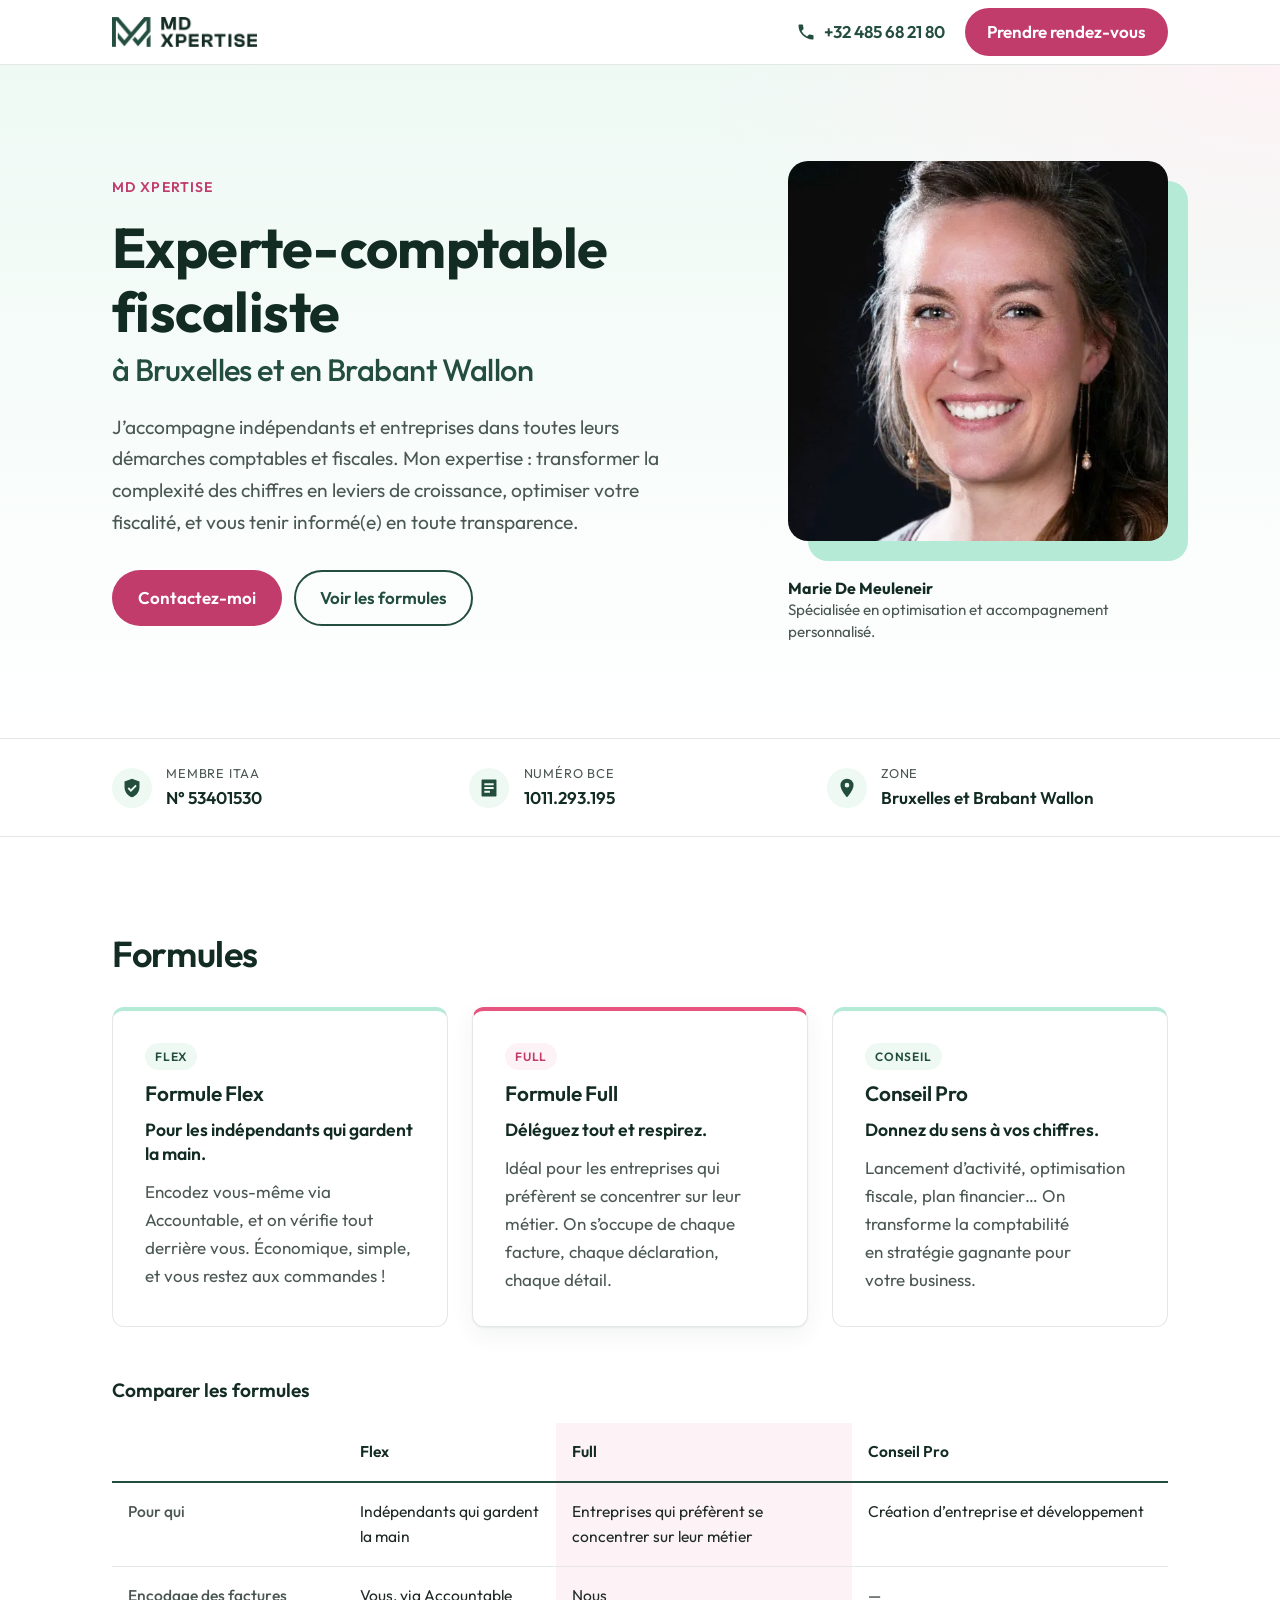
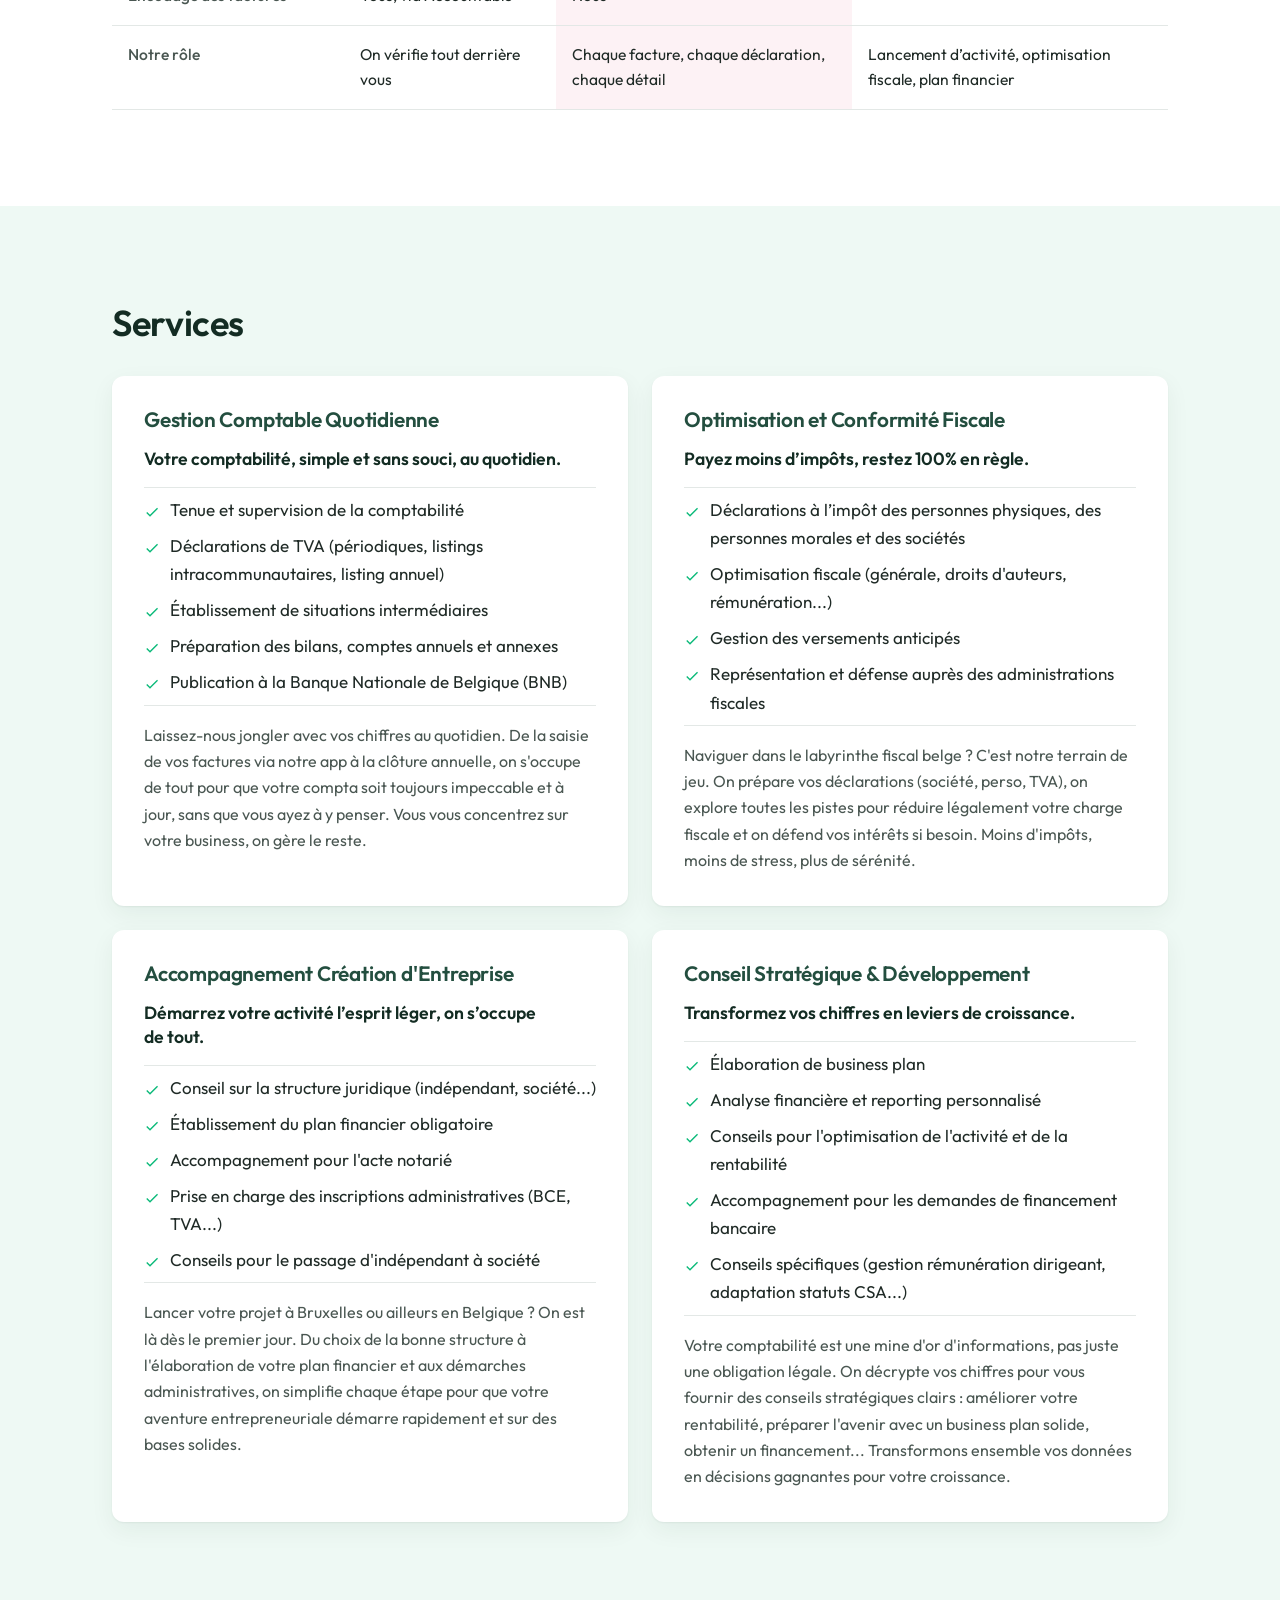
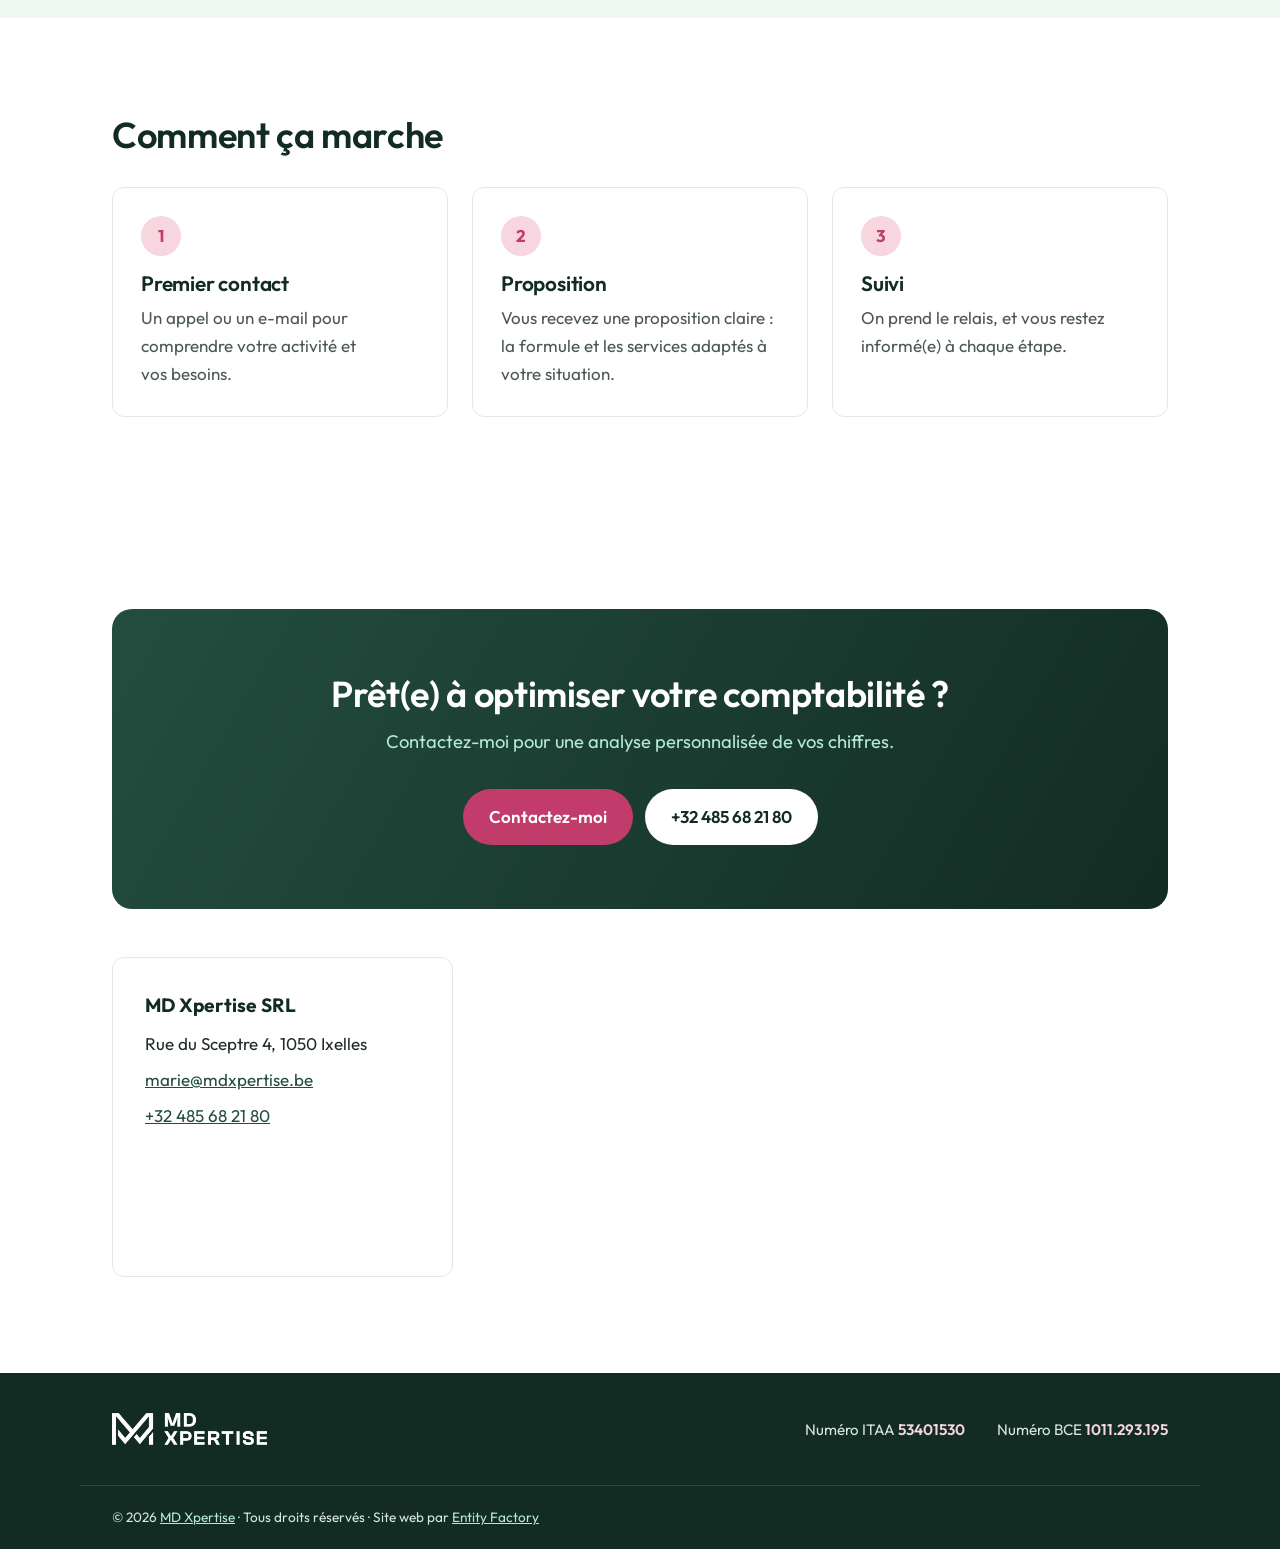
<file: index.html>
<!DOCTYPE html>
<html lang="fr-BE">
<head>
  <script async src="https://www.googletagmanager.com/gtag/js?id=G-FL6SETP92W"></script>
  <script>
    window.dataLayer = window.dataLayer || [];
    function gtag(){dataLayer.push(arguments);}
    gtag('js', new Date());

    gtag('config', 'G-FL6SETP92W');
  </script>
  <meta charset="UTF-8">
  <meta name="viewport" content="width=device-width, initial-scale=1">
  <meta name="robots" content="follow, index, max-snippet:-1, max-video-preview:-1, max-image-preview:large">
  <link rel="canonical" href="https://mdxpertise.be/">
  <title>MD Xpertise | Experte-Comptable Fiscaliste à Bruxelles et en Brabant Wallon</title>
  <meta name="description" content="Chez MD Xpertise, Marie De Meuleneir et sa petite équipe s'occupent de votre comptabilité à Bruxelles. Déléguez tout et respirez.">
  <link rel="apple-touch-icon" sizes="180x180" href="/apple-touch-icon.png">
  <link rel="icon" type="image/png" sizes="32x32" href="/favicon-32x32.png">
  <link rel="icon" type="image/png" sizes="16x16" href="/favicon-16x16.png">
  <link rel="manifest" href="/site.webmanifest">
  <meta property="og:locale" content="fr_BE">
  <meta property="og:type" content="website">
  <meta property="og:title" content="MD Xpertise | Experte-Comptable Fiscaliste à Bruxelles et en Brabant Wallon">
  <meta property="og:description" content="Chez MD Xpertise, Marie De Meuleneir et sa petite équipe s'occupent de votre comptabilité à Bruxelles. Déléguez tout et respirez.">
  <meta property="og:url" content="https://mdxpertise.be/">
  <meta property="og:site_name" content="MD Xpertise">
  <meta property="og:image" content="https://mdxpertise.be/md-xpertise-marie-de-meuleneir-experte-comptable-fiscaliste-bruxelles.png">
  <meta property="og:image:alt" content="Marie De Meuleneir, experte-comptable fiscaliste à Bruxelles et en Brabant Wallon">
  <meta property="og:image:width" content="1200">
  <meta property="og:image:height" content="630">
  <meta property="og:image:type" content="image/png">
  <meta name="twitter:card" content="summary_large_image">
  <meta name="twitter:title" content="MD Xpertise | Experte-Comptable Fiscaliste à Bruxelles et en Brabant Wallon">
  <meta name="twitter:description" content="Chez MD Xpertise, Marie De Meuleneir et sa petite équipe s'occupent de votre comptabilité à Bruxelles. Déléguez tout et respirez.">
  <meta name="twitter:image" content="https://mdxpertise.be/md-xpertise-marie-de-meuleneir-experte-comptable-fiscaliste-bruxelles.png">
  <meta name="twitter:image:alt" content="Marie De Meuleneir, experte-comptable fiscaliste à Bruxelles et en Brabant Wallon">
  <link rel="preconnect" href="https://fonts.googleapis.com">
  <link rel="preconnect" href="https://fonts.gstatic.com" crossorigin>
  <link rel="stylesheet" href="https://fonts.googleapis.com/css2?family=Outfit:wght@400;500;600;700&display=swap">
  <link rel="stylesheet" href="style.css">
  <link rel="preload" as="image" href="marie-de-meuleneir-portrait.webp" fetchpriority="high">
  <script type="application/ld+json">
  {
    "@context": "https://schema.org",
    "@type": "AccountingService",
    "name": "MD Xpertise",
    "legalName": "MD Xpertise SRL",
    "url": "https://mdxpertise.be/",
    "logo": "https://mdxpertise.be/md-xpertise-logo.png",
    "image": "https://mdxpertise.be/md-xpertise-marie-de-meuleneir-experte-comptable-fiscaliste-bruxelles.png",
    "description": "Chez MD Xpertise, Marie De Meuleneir et sa petite équipe s'occupent de votre comptabilité à Bruxelles. Déléguez tout et respirez.",
    "email": "marie@mdxpertise.be",
    "telephone": "+32 485 68 21 80",
    "address": {"@type": "PostalAddress", "streetAddress": "Rue du Sceptre 4", "postalCode": "1050", "addressLocality": "Ixelles", "addressRegion": "Bruxelles-Capitale", "addressCountry": "BE"},
    "geo": {"@type": "GeoCoordinates", "latitude": 50.833167, "longitude": 4.3755347},
    "areaServed": [{"@type": "Place", "name": "Bruxelles"}, {"@type": "Place", "name": "Brabant Wallon"}],
    "founder": {"@type": "Person", "name": "Marie De Meuleneir", "jobTitle": "Experte-comptable fiscaliste", "image": "https://mdxpertise.be/marie-de-meuleneir-portrait.webp"},
    "sameAs": ["https://www.linkedin.com/in/marie-de-meuleneir-55776a183/"],
    "hasOfferCatalog": {
      "@type": "OfferCatalog",
      "name": "Formules et services",
      "itemListElement": [
      {"@type": "Offer", "itemOffered": {"@type": "Service", "name": "Gestion comptable quotidienne"}},
      {"@type": "Offer", "itemOffered": {"@type": "Service", "name": "Optimisation et conformité fiscale"}},
      {"@type": "Offer", "itemOffered": {"@type": "Service", "name": "Accompagnement création d'entreprise"}},
      {"@type": "Offer", "itemOffered": {"@type": "Service", "name": "Conseil stratégique et développement"}},
      {"@type": "Offer", "itemOffered": {"@type": "Service", "name": "Formule Flex"}},
      {"@type": "Offer", "itemOffered": {"@type": "Service", "name": "Formule Full"}},
      {"@type": "Offer", "itemOffered": {"@type": "Service", "name": "Conseil Pro"}}
      ]
    }
  }
  </script>
</head>
<body>
  <a class="skip" href="#main">Aller au contenu</a>

  <header class="nav">
    <div class="wrap nav-inner">
      <a href="#top" class="nav-logo"><img src="md-xpertise-logo.png" alt="MD Xpertise" width="600" height="124"></a>
      <div class="nav-actions">
        <a class="nav-phone" href="tel:+32485682180" aria-label="Appeler le +32 485 68 21 80">
          <svg class="ico" viewBox="0 0 24 24" aria-hidden="true"><path d="M6.6 10.8a15.1 15.1 0 0 0 6.6 6.6l2.2-2.2a1 1 0 0 1 1-.25 11.4 11.4 0 0 0 3.6.57 1 1 0 0 1 1 1V20a1 1 0 0 1-1 1A17 17 0 0 1 3 4a1 1 0 0 1 1-1h3.5a1 1 0 0 1 1 1c0 1.25.2 2.45.57 3.57a1 1 0 0 1-.25 1z"/></svg>
          <span>+32 485 68 21 80</span>
        </a>
        <a class="btn btn-primary" href="mailto:marie@mdxpertise.be?subject=Demande%20de%20rendez-vous">Prendre rendez-vous</a>
      </div>
    </div>
  </header>

  <main id="main">
    <section class="hero" id="top">
      <div class="wrap hero-grid">
        <div class="hero-text">
          <p class="eyebrow">MD Xpertise</p>
          <h1>Experte-comptable fiscaliste <span>à Bruxelles et en Brabant Wallon</span></h1>
          <p class="lead">J’accompagne indépendants et entreprises dans toutes leurs démarches comptables et fiscales. Mon expertise : transformer la complexité des chiffres en leviers de croissance, optimiser votre fiscalité, et vous tenir informé(e) en toute transparence.</p>
          <div class="hero-cta">
            <a class="btn btn-primary" href="mailto:marie@mdxpertise.be">Contactez-moi</a>
            <a class="btn btn-ghost" href="#formules">Voir les formules</a>
          </div>
        </div>
        <figure class="hero-portrait">
          <div class="portrait-frame"><img src="marie-de-meuleneir-portrait.webp" alt="Marie De Meuleneir, experte comptable fiscaliste à Bruxelles et en Brabant Wallon" width="600" height="600"></div>
          <figcaption><strong>Marie De Meuleneir</strong> Spécialisée en optimisation et accompagnement personnalisé.</figcaption>
        </figure>
      </div>
    </section>

    <section class="trust" aria-label="Agréments">
      <div class="wrap trust-grid">
        <div class="trust-item">
          <svg class="ico" viewBox="0 0 24 24" aria-hidden="true"><path d="M12 2 4 5v6c0 5 3.4 9.7 8 11 4.6-1.3 8-6 8-11V5zm-1.2 14.2-3.5-3.5 1.4-1.4 2.1 2.1 4.9-4.9 1.4 1.4z"/></svg>
          <div><span class="trust-label">Membre ITAA</span><span class="trust-value">N° 53401530</span></div>
        </div>
        <div class="trust-item">
          <svg class="ico" viewBox="0 0 24 24" aria-hidden="true"><path d="M4 3h16v18H4zm3 4v2h10V7zm0 4v2h10v-2zm0 4v2h6v-2z"/></svg>
          <div><span class="trust-label">Numéro BCE</span><span class="trust-value">1011.293.195</span></div>
        </div>
        <div class="trust-item">
          <svg class="ico" viewBox="0 0 24 24" aria-hidden="true"><path d="M12 2a7 7 0 0 0-7 7c0 5.2 7 13 7 13s7-7.8 7-13a7 7 0 0 0-7-7zm0 9.5A2.5 2.5 0 1 1 12 6.5a2.5 2.5 0 0 1 0 5z"/></svg>
          <div><span class="trust-label">Zone</span><span class="trust-value">Bruxelles et Brabant Wallon</span></div>
        </div>
      </div>
    </section>

    <section class="section" id="formules">
      <div class="wrap">
        <h2>Formules</h2>
        <div class="formules">
          <article class="formule">
            <p class="formule-tag">Flex</p>
            <h3>Formule Flex</h3>
            <p class="benefit">Pour les indépendants qui gardent la main.</p>
            <p>Encodez vous-même via Accountable, et on vérifie tout derrière vous. Économique, simple, et vous restez aux commandes !</p>
          </article>
          <article class="formule formule-featured">
            <p class="formule-tag">Full</p>
            <h3>Formule Full</h3>
            <p class="benefit">Déléguez tout et respirez.</p>
            <p>Idéal pour les entreprises qui préfèrent se concentrer sur leur métier. On s’occupe de chaque facture, chaque déclaration, chaque détail.</p>
          </article>
          <article class="formule">
            <p class="formule-tag">Conseil</p>
            <h3>Conseil Pro</h3>
            <p class="benefit">Donnez du sens à vos chiffres.</p>
            <p>Lancement d’activité, optimisation fiscale, plan financier… On transforme la comptabilité en stratégie gagnante pour votre business.</p>
          </article>
        </div>

        <div class="compare-scroll">
          <table class="compare">
            <caption>Comparer les formules</caption>
            <thead>
              <tr><th scope="col"><span class="sr-only">Critère</span></th><th scope="col">Flex</th><th scope="col" class="col-featured">Full</th><th scope="col">Conseil Pro</th></tr>
            </thead>
            <tbody>
              <tr><th scope="row">Pour qui</th><td>Indépendants qui gardent la main</td><td class="col-featured">Entreprises qui préfèrent se concentrer sur leur métier</td><td>Création d’entreprise et développement</td></tr>
              <tr><th scope="row">Encodage des factures</th><td>Vous, via Accountable</td><td class="col-featured">Nous</td><td>—</td></tr>
              <tr><th scope="row">Notre rôle</th><td>On vérifie tout derrière vous</td><td class="col-featured">Chaque facture, chaque déclaration, chaque détail</td><td>Lancement d’activité, optimisation fiscale, plan financier</td></tr>
            </tbody>
          </table>
        </div>
      </div>
    </section>

    <section class="section section-tint" id="services">
      <div class="wrap">
        <h2>Services</h2>
        <div class="services">
          <article class="service">
            <h3>Gestion Comptable Quotidienne</h3>
            <p class="benefit">Votre comptabilité, simple et sans souci, au quotidien.</p>
            <ul>
              <li>Tenue et supervision de la comptabilité</li>
              <li>Déclarations de TVA (périodiques, listings intracommunautaires, listing annuel)</li>
              <li>Établissement de situations intermédiaires</li>
              <li>Préparation des bilans, comptes annuels et annexes</li>
              <li>Publication à la Banque Nationale de Belgique (BNB)</li>
            </ul>
            <p>Laissez-nous jongler avec vos chiffres au quotidien. De la saisie de vos factures via notre app à la clôture annuelle, on s'occupe de tout pour que votre compta soit toujours impeccable et à jour, sans que vous ayez à y penser. Vous vous concentrez sur votre business, on gère le reste.</p>
          </article>
          <article class="service">
            <h3>Optimisation et Conformité Fiscale</h3>
            <p class="benefit">Payez moins d’impôts, restez 100% en règle.</p>
            <ul>
              <li>Déclarations à l’impôt des personnes physiques, des personnes morales et des sociétés</li>
              <li>Optimisation fiscale (générale, droits d'auteurs, rémunération...)</li>
              <li>Gestion des versements anticipés</li>
              <li>Représentation et défense auprès des administrations fiscales</li>
            </ul>
            <p>Naviguer dans le labyrinthe fiscal belge ? C'est notre terrain de jeu. On prépare vos déclarations (société, perso, TVA), on explore toutes les pistes pour réduire légalement votre charge fiscale et on défend vos intérêts si besoin. Moins d'impôts, moins de stress, plus de sérénité.</p>
          </article>
          <article class="service">
            <h3>Accompagnement Création d'Entreprise</h3>
            <p class="benefit">Démarrez votre activité l’esprit léger, on s’occupe de tout.</p>
            <ul>
              <li>Conseil sur la structure juridique (indépendant, société...)</li>
              <li>Établissement du plan financier obligatoire</li>
              <li>Accompagnement pour l'acte notarié</li>
              <li>Prise en charge des inscriptions administratives (BCE, TVA...)</li>
              <li>Conseils pour le passage d'indépendant à société</li>
            </ul>
            <p>Lancer votre projet à Bruxelles ou ailleurs en Belgique ? On est là dès le premier jour. Du choix de la bonne structure à l'élaboration de votre plan financier et aux démarches administratives, on simplifie chaque étape pour que votre aventure entrepreneuriale démarre rapidement et sur des bases solides.</p>
          </article>
          <article class="service">
            <h3>Conseil Stratégique &amp; Développement</h3>
            <p class="benefit">Transformez vos chiffres en leviers de croissance.</p>
            <ul>
              <li>Élaboration de business plan</li>
              <li>Analyse financière et reporting personnalisé</li>
              <li>Conseils pour l'optimisation de l'activité et de la rentabilité</li>
              <li>Accompagnement pour les demandes de financement bancaire</li>
              <li>Conseils spécifiques (gestion rémunération dirigeant, adaptation statuts CSA...)</li>
            </ul>
            <p>Votre comptabilité est une mine d'or d'informations, pas juste une obligation légale. On décrypte vos chiffres pour vous fournir des conseils stratégiques clairs : améliorer votre rentabilité, préparer l'avenir avec un business plan solide, obtenir un financement... Transformons ensemble vos données en décisions gagnantes pour votre croissance.</p>
          </article>
        </div>
      </div>
    </section>

    <section class="section" id="methode">
      <div class="wrap">
        <h2>Comment ça marche</h2>
        <ol class="steps">
          <li>
            <h3>Premier contact</h3>
            <p>Un appel ou un e-mail pour comprendre votre activité et vos besoins.</p>
          </li>
          <li>
            <h3>Proposition</h3>
            <p>Vous recevez une proposition claire : la formule et les services adaptés à votre situation.</p>
          </li>
          <li>
            <h3>Suivi</h3>
            <p>On prend le relais, et vous restez informé(e) à chaque étape.</p>
          </li>
        </ol>
      </div>
    </section>

    <section class="section" id="contact">
      <div class="wrap">
        <div class="cta">
          <h2>Prêt(e) à optimiser votre comptabilité&nbsp;?</h2>
          <p>Contactez-moi pour une analyse personnalisée de vos chiffres.</p>
          <div class="hero-cta">
            <a class="btn btn-primary" href="mailto:marie@mdxpertise.be">Contactez-moi</a>
            <a class="btn btn-light" href="tel:+32485682180">+32 485 68 21 80</a>
          </div>
        </div>

        <div class="contact-grid">
          <address>
            <strong>MD Xpertise SRL</strong>
            <span>Rue du Sceptre 4, 1050 Ixelles</span>
            <a href="mailto:marie@mdxpertise.be">marie@mdxpertise.be</a>
            <a href="tel:+32485682180">+32 485 68 21 80</a>
          </address>
          <iframe class="map" title="Plan d'accès : Rue du Sceptre 4, 1050 Ixelles" src="https://www.google.com/maps?q=Rue%20du%20Sceptre%204%2C%201050%20Ixelles&amp;output=embed" loading="lazy" referrerpolicy="no-referrer-when-downgrade"></iframe>
        </div>
      </div>
    </section>
  </main>

  <footer class="footer">
    <div class="wrap footer-grid">
      <img class="footer-logo" src="md-xpertise-logo.png" alt="" width="600" height="124">
      <ul class="footer-legal">
        <li>Numéro ITAA <strong>53401530</strong></li>
        <li>Numéro BCE <strong>1011.293.195</strong></li>
      </ul>
    </div>
    <div class="wrap footer-credit">
      <p>© 2026 <a href="/">MD Xpertise</a> · Tous droits réservés · Site web par <a href="https://entityfactory.com/" target="_blank" rel="noopener noreferrer">Entity Factory</a></p>
    </div>
  </footer>
</body>
</html>
</file>
<file: style.css>
:root {
  --green-900: #132c23;
  --green-700: #234e3f;
  --green-500: #08b978;
  --mint: #b5ead7;
  --mint-50: #eef9f4;
  --pink: #e75480;
  --pink-700: #c13b6b;
  --pink-100: #f7d6e0;
  --pink-50: #fdf2f5;
  --ink: #1f2a26;
  --ink-soft: #4a5752;
  --line: #e3e8e6;
  --bg: #ffffff;

  --font: 'Outfit', system-ui, -apple-system, 'Segoe UI', Arial, sans-serif;
  --wrap: 1120px;
  --gutter: clamp(1rem, 4vw, 2rem);
  --radius: 12px;
  --shadow: 0 1px 2px rgb(19 44 35 / 0.06), 0 8px 24px rgb(19 44 35 / 0.06);
  --nav-h: 64px;
}

*, *::before, *::after { box-sizing: border-box; margin: 0; padding: 0; }

html { scroll-behavior: smooth; scroll-padding-top: calc(var(--nav-h) + 1rem); }

body {
  font-family: var(--font);
  font-size: 1.0625rem;
  font-weight: 400;
  line-height: 1.65;
  color: var(--ink);
  background: var(--bg);
  -webkit-font-smoothing: antialiased;
}

h1, h2, h3 { color: var(--green-900); line-height: 1.15; font-weight: 600; letter-spacing: -0.01em; }
h2 { font-size: clamp(1.75rem, 3vw, 2.25rem); margin-bottom: 2rem; }
h3 { font-size: 1.3rem; }
p { text-wrap: pretty; }
a { color: var(--green-700); }
img { max-width: 100%; height: auto; display: block; }

:focus-visible { outline: 3px solid var(--pink-700); outline-offset: 3px; border-radius: 4px; }

.wrap { max-width: var(--wrap); margin-inline: auto; padding-inline: var(--gutter); }

.skip { position: absolute; left: -999px; top: 0; background: var(--green-900); color: #fff; padding: .75rem 1rem; z-index: 200; }
.skip:focus { left: 1rem; top: 1rem; }

.sr-only { position: absolute; width: 1px; height: 1px; overflow: hidden; clip: rect(0 0 0 0); white-space: nowrap; }

.ico { width: 1.25rem; height: 1.25rem; fill: currentColor; flex: none; }

/* White text on --pink-700 passes WCAG AA at 5.1:1. White on --pink fails at 3.5:1. */
.btn {
  display: inline-flex; align-items: center; justify-content: center;
  min-height: 48px; padding: .75rem 1.5rem;
  border-radius: 999px; font-weight: 600; text-decoration: none;
  transition: background .15s, color .15s, border-color .15s;
  border: 2px solid transparent; white-space: nowrap;
}
.btn-primary { background: var(--pink-700); color: #fff; }
.btn-primary:hover { background: #a32e59; }
.btn-ghost { border-color: var(--green-700); color: var(--green-700); }
.btn-ghost:hover { background: var(--green-700); color: #fff; }
.btn-light { background: #fff; color: var(--green-900); }
.btn-light:hover { background: var(--mint-50); }

.nav {
  position: sticky; top: 0; z-index: 100;
  background: rgb(255 255 255 / 0.92);
  backdrop-filter: blur(8px);
  border-bottom: 1px solid var(--line);
}
.nav-inner { height: var(--nav-h); display: flex; align-items: center; gap: 2rem; }
.nav-logo img { height: 30px; width: auto; }
.nav-actions { display: flex; align-items: center; gap: 1.25rem; margin-left: auto; }
.nav-phone { display: inline-flex; align-items: center; gap: .5rem; color: var(--green-700); font-weight: 600; text-decoration: none; white-space: nowrap; }
.nav .btn { min-height: 42px; padding: .5rem 1.25rem; }

.hero {
  background:
    radial-gradient(60rem 30rem at 100% 0%, var(--pink-50), transparent 60%),
    linear-gradient(180deg, var(--mint-50), #fff);
  padding-block: clamp(3rem, 8vw, 6rem);
}
.hero-grid { display: grid; grid-template-columns: 1.4fr 1fr; gap: clamp(2rem, 5vw, 4rem); align-items: center; }
.eyebrow { color: var(--pink-700); font-weight: 600; letter-spacing: .08em; text-transform: uppercase; font-size: .875rem; margin-bottom: 1rem; }
h1 { font-size: clamp(2.25rem, 5vw, 3.5rem); font-weight: 700; margin-bottom: 1.5rem; }
h1 span { display: block; font-size: .55em; font-weight: 500; color: var(--green-700); margin-top: .5rem; }
.lead { font-size: 1.2rem; color: var(--ink-soft); max-width: 36rem; }
.hero-cta { display: flex; flex-wrap: wrap; gap: .75rem; margin-top: 2rem; }

.hero-portrait { max-width: 380px; justify-self: end; }
.portrait-frame { border-radius: 20px; overflow: hidden; box-shadow: 1.25rem 1.25rem 0 var(--mint); }
/* marie-de-meuleneir-portrait.webp carries white edges, so the scale crops them. */
.portrait-frame img { aspect-ratio: 1; object-fit: cover; scale: 1.08; }
.hero-portrait figcaption {
  margin-top: 2.25rem; font-size: .95rem; color: var(--ink-soft); line-height: 1.4;
}
.hero-portrait figcaption strong { display: block; color: var(--green-900); font-size: 1rem; }

.trust { border-block: 1px solid var(--line); background: #fff; }
.trust-grid { display: grid; grid-template-columns: repeat(3, 1fr); gap: 1rem; padding-block: 1.5rem; }
.trust-item { display: flex; align-items: center; gap: .9rem; }
.trust-item .ico { width: 2.5rem; height: 2.5rem; padding: .55rem; border-radius: 50%; background: var(--mint-50); color: var(--green-700); }
.trust-label { display: block; font-size: .8rem; text-transform: uppercase; letter-spacing: .06em; color: var(--ink-soft); }
.trust-value { display: block; font-weight: 600; color: var(--green-900); }

.section { padding-block: clamp(3.5rem, 8vw, 6rem); }
.section-tint { background: var(--mint-50); }
.benefit { font-weight: 600; color: var(--green-900); font-size: 1.1rem; line-height: 1.35; }

.formules { display: grid; grid-template-columns: repeat(3, 1fr); gap: 1.5rem; }
.formule {
  background: #fff; border: 1px solid var(--line); border-radius: var(--radius);
  padding: 2rem; display: flex; flex-direction: column; gap: .75rem;
  border-top: 4px solid var(--mint);
}
.formule p:last-child { color: var(--ink-soft); }
.formule-featured { border-top-color: var(--pink); box-shadow: var(--shadow); }
.formule-tag {
  align-self: flex-start; font-size: .75rem; font-weight: 600; letter-spacing: .08em; text-transform: uppercase;
  background: var(--mint-50); color: var(--green-700); padding: .25rem .6rem; border-radius: 999px;
}
.formule-featured .formule-tag { background: var(--pink-50); color: var(--pink-700); }

.compare-scroll { overflow-x: auto; margin-top: 3rem; }
.compare { width: 100%; min-width: 640px; border-collapse: collapse; font-size: .975rem; }
.compare caption { text-align: left; font-weight: 600; font-size: 1.2rem; color: var(--green-900); margin-bottom: 1rem; }
.compare th, .compare td { padding: 1rem; text-align: left; vertical-align: top; border-bottom: 1px solid var(--line); }
.compare thead th { font-weight: 600; color: var(--green-900); border-bottom: 2px solid var(--green-700); }
.compare tbody th { font-weight: 500; color: var(--ink-soft); width: 22%; }
.compare .col-featured { background: var(--pink-50); }

.services { display: grid; grid-template-columns: repeat(2, 1fr); gap: 1.5rem; }
.service {
  background: #fff; border-radius: var(--radius); box-shadow: var(--shadow);
  padding: 2rem; display: flex; flex-direction: column; gap: 1rem;
}
.service h3 { color: var(--green-700); }
.service ul { list-style: none; display: grid; gap: .5rem; padding-block: .5rem; border-block: 1px solid var(--line); }
.service li { position: relative; padding-left: 1.6rem; }
.service li::before {
  content: ""; position: absolute; left: 0; top: .45em; width: 1rem; height: 1rem;
  background: var(--green-500);
  mask: url("data:image/svg+xml,%3Csvg xmlns='http://www.w3.org/2000/svg' viewBox='0 0 24 24'%3E%3Cpath d='M9 16.2 4.8 12l-1.4 1.4L9 19 21 7l-1.4-1.4z'/%3E%3C/svg%3E") center / contain no-repeat;
}
.service > p:last-child { color: var(--ink-soft); font-size: 1rem; }

.steps { list-style: none; counter-reset: step; display: grid; grid-template-columns: repeat(3, 1fr); gap: 1.5rem; }
.steps li { counter-increment: step; padding: 1.75rem; border: 1px solid var(--line); border-radius: var(--radius); }
.steps li::before {
  content: counter(step); display: grid; place-items: center;
  width: 2.5rem; height: 2.5rem; border-radius: 50%; margin-bottom: 1rem;
  background: var(--pink-100); color: var(--pink-700); font-weight: 700;
}
.steps h3 { margin-bottom: .5rem; }
.steps p { color: var(--ink-soft); }

.cta {
  text-align: center; border-radius: 20px; padding: clamp(2.5rem, 6vw, 4rem) 1.5rem;
  background: linear-gradient(120deg, var(--green-700), var(--green-900));
  color: #fff;
}
.cta h2 { color: #fff; margin-bottom: .75rem; }
.cta p { color: var(--mint); font-size: 1.15rem; }
.cta .hero-cta { justify-content: center; }

.contact-grid { display: grid; grid-template-columns: 1fr 2fr; gap: 2rem; margin-top: 3rem; align-items: stretch; }
.contact-grid address { font-style: normal; display: flex; flex-direction: column; gap: .5rem; padding: 2rem; border: 1px solid var(--line); border-radius: var(--radius); }
.contact-grid address strong { color: var(--green-900); font-size: 1.2rem; }
.map { width: 100%; min-height: 320px; border: 0; border-radius: var(--radius); }

.footer { background: var(--green-900); color: #d6e6df; font-size: .95rem; }
.footer-grid { display: flex; justify-content: space-between; align-items: center; gap: 2rem; padding-block: 2.5rem; flex-wrap: wrap; }
.footer-logo { height: 32px; width: auto; filter: brightness(0) invert(1); }
.footer-legal { list-style: none; display: flex; gap: 2rem; flex-wrap: wrap; }
.footer-legal strong { color: var(--pink-100); font-weight: 600; }
.footer-credit { border-top: 1px solid rgb(255 255 255 / 0.12); padding-block: 1.25rem; font-size: .85rem; }
.footer a { color: var(--mint); }

@media (max-width: 960px) {
  .formules, .steps { grid-template-columns: 1fr; }
  .services { grid-template-columns: 1fr; }
  .contact-grid { grid-template-columns: 1fr; }
}

@media (max-width: 700px) {
  .hero-grid { grid-template-columns: 1fr; }
  .hero-portrait {
    justify-self: stretch; order: -1; max-width: none;
    display: flex; align-items: center; gap: 1rem;
    padding-bottom: 1.5rem; margin-bottom: .5rem; border-bottom: 1px solid var(--line);
  }
  .portrait-frame {
    flex: none; width: 96px; border-radius: 50%;
    box-shadow: 0 0 0 3px #fff, 0 0 0 6px var(--mint);
  }
  .hero-portrait figcaption { margin-top: 0; font-size: .9rem; }
  .hero-grid { gap: 1.5rem; }
}

@media (max-width: 600px) {
  .nav-phone span { display: none; }
  .nav .btn { padding-inline: 1rem; font-size: .9rem; }
  .nav-inner { gap: 1rem; }
  .nav-logo img { height: 26px; }
  .trust-grid { grid-template-columns: 1fr; }
}
</file>
